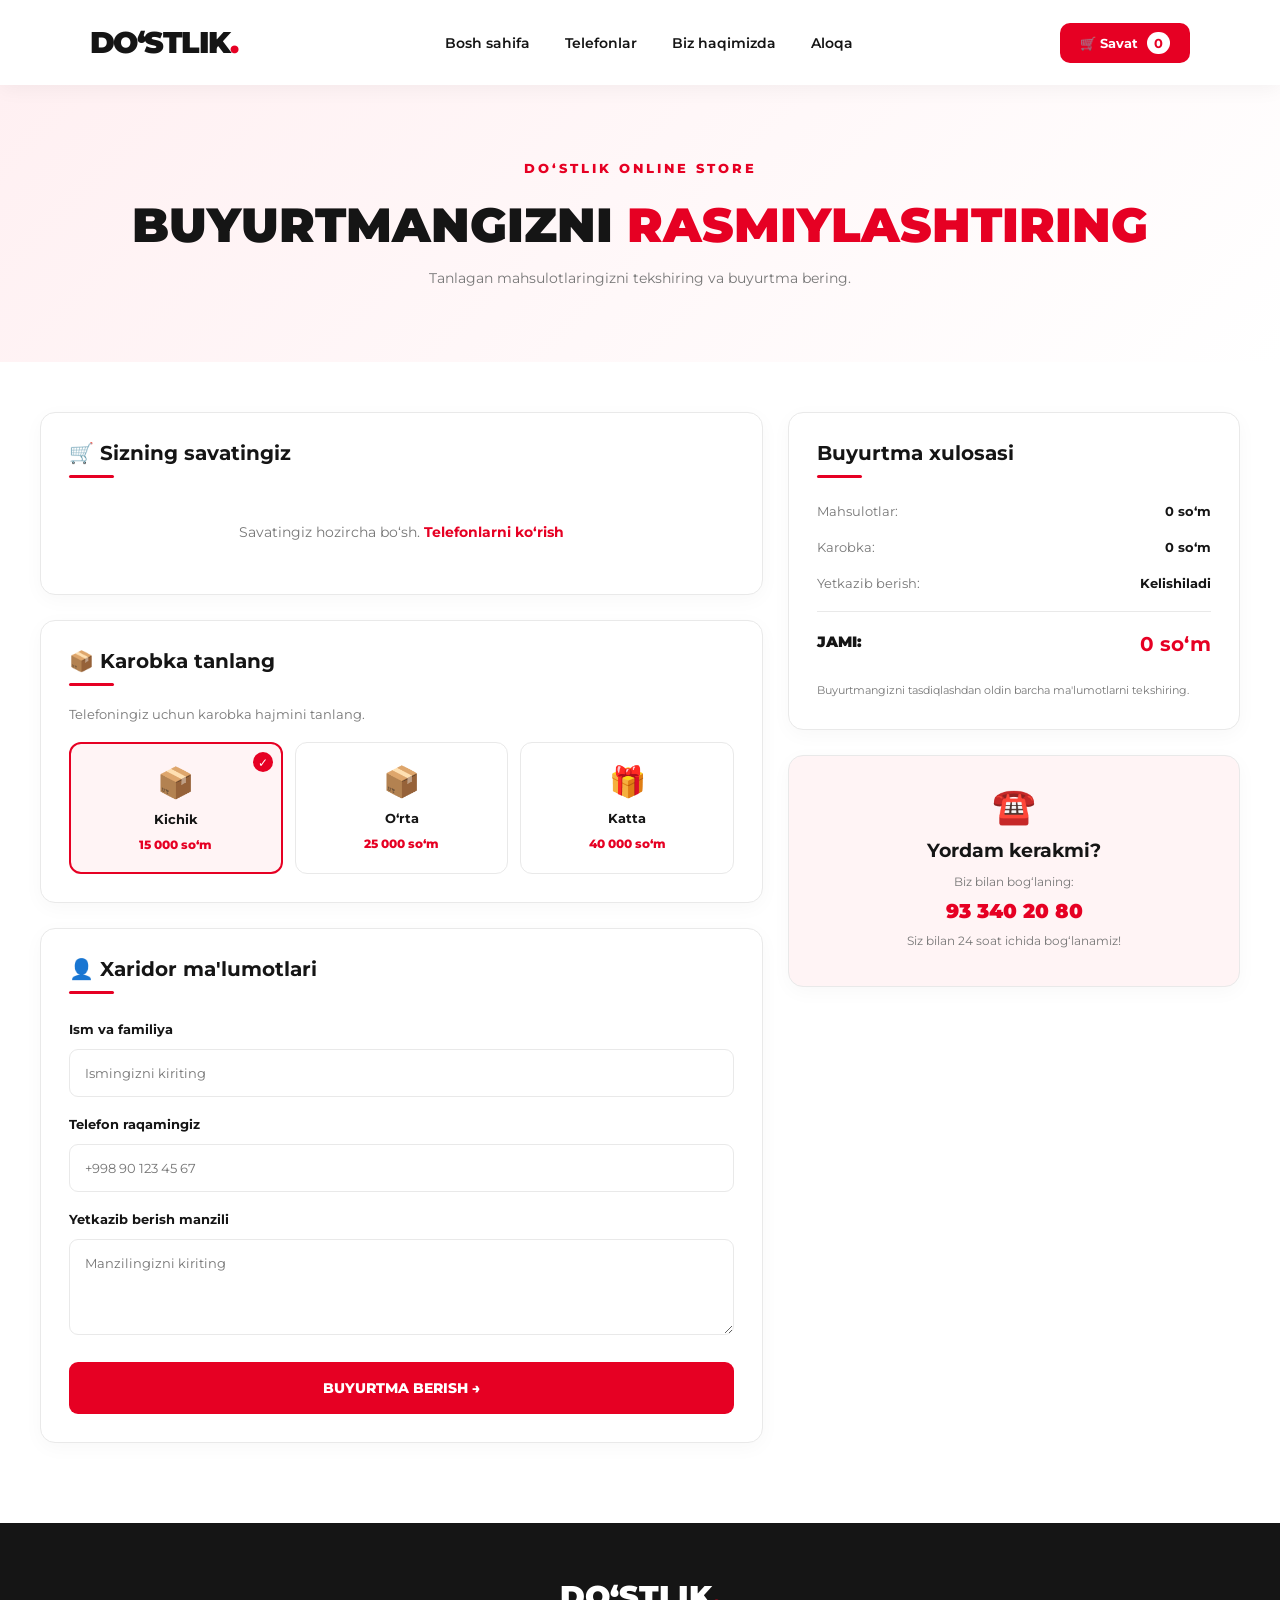
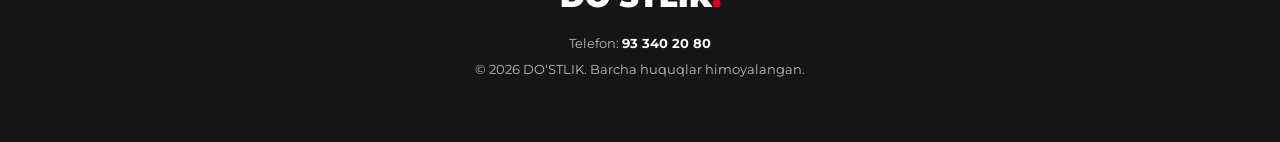
<file: index3.html>
<!DOCTYPE html>
<html lang="uz">
<head>
    <meta charset="UTF-8">
    <meta name="viewport" content="width=device-width, initial-scale=1.0">

    <title>Buyurtma | DO‘STLIK</title>

    <link rel="stylesheet" href="style.css">
    <link rel="stylesheet" href="style2.css">
</head>

<body>

<header class="header">

    <a href="index.html" class="logo">
        DO‘STLIK<span>.</span>
    </a>

    <nav class="navbar">
        <a href="index.html">Bosh sahifa</a>
        <a href="index2.html">Telefonlar</a>
        <a href="index.html#about">Biz haqimizda</a>
        <a href="index.html#contact">Aloqa</a>
    </nav>

    <a href="index3.html" class="cart active">
        🛒 Savat <span id="cart-count">0</span>
    </a>

</header>

<section class="order-hero">

    <p>DO‘STLIK ONLINE STORE</p>

    <h1>BUYURTMANGIZNI <span>RASMIYLASHTIRING</span></h1>

    <p>Tanlagan mahsulotlaringizni tekshiring va buyurtma bering.</p>

</section>

<main class="checkout-container">

    <div class="checkout-left">

        <div class="checkout-card">

            <h2>🛒 Sizning savatingiz</h2>

            <div id="cart-items">

                <p class="empty-cart">
                    Savatingiz hozircha bo‘sh.
                    <a href="index2.html">Telefonlarni ko‘rish</a>
                </p>

            </div>

        </div>

        <div class="checkout-card">

            <h2>📦 Karobka tanlang</h2>

            <p class="box-description">
                Telefoningiz uchun karobka hajmini tanlang.
            </p>

            <div class="box-options">

                <label class="box-option">

                    <input
                        type="radio"
                        name="box"
                        value="small"
                        checked
                    >

                    <div class="box-content">
                        <span class="box-icon">📦</span>
                        <h3>Kichik</h3>
                        <p>15 000 so‘m</p>
                    </div>

                </label>

                <label class="box-option">

                    <input
                        type="radio"
                        name="box"
                        value="medium"
                    >

                    <div class="box-content">
                        <span class="box-icon">📦</span>
                        <h3>O‘rta</h3>
                        <p>25 000 so‘m</p>
                    </div>

                </label>

                <label class="box-option">

                    <input
                        type="radio"
                        name="box"
                        value="large"
                    >

                    <div class="box-content">
                        <span class="box-icon">🎁</span>
                        <h3>Katta</h3>
                        <p>40 000 so‘m</p>
                    </div>

                </label>

            </div>

        </div>

        <div class="checkout-card">

            <h2>👤 Xaridor ma'lumotlari</h2>

            <form id="order-form">

                <label for="customer-name">Ism va familiya</label>

                <input
                    type="text"
                    id="customer-name"
                    placeholder="Ismingizni kiriting"
                    required
                >

                <label for="customer-phone">Telefon raqamingiz</label>

                <input
                    type="tel"
                    id="customer-phone"
                    placeholder="+998 90 123 45 67"
                    pattern="^\+?[0-9\s()-]{9,20}$"
                    required
                >

                <label for="customer-address">Yetkazib berish manzili</label>

                <textarea
                    id="customer-address"
                    placeholder="Manzilingizni kiriting"
                    rows="4"
                    required
                ></textarea>

                <button type="submit" class="order-btn" id="order-button">
                    BUYURTMA BERISH →
                </button>

            </form>

        </div>

    </div>

    <aside class="checkout-right">

        <div class="checkout-card summary-card">

            <h2>Buyurtma xulosasi</h2>

            <div class="summary-line">
                <span>Mahsulotlar:</span>
                <strong id="products-total">0 so‘m</strong>
            </div>

            <div class="summary-line">
                <span>Karobka:</span>
                <strong id="box-total">15 000 so‘m</strong>
            </div>

            <div class="summary-line">
                <span>Yetkazib berish:</span>
                <strong id="delivery-total">Kelishiladi</strong>
            </div>

            <div class="summary-divider"></div>

            <div class="summary-final">
                <span>JAMI:</span>
                <strong id="grand-total">15 000 so‘m</strong>
            </div>

            <p class="summary-note">
                Buyurtmangizni tasdiqlashdan oldin
                barcha ma'lumotlarni tekshiring.
            </p>

        </div>

        <div class="checkout-card support-card">

            <span>☎️</span>

            <h3>Yordam kerakmi?</h3>

            <p>Biz bilan bog‘laning:</p>

            <a href="tel:+998933402080">
                93 340 20 80
            </a>

            <p>Siz bilan 24 soat ichida bog‘lanamiz!</p>

        </div>

    </aside>

</main>

<!-- BUYURTMA MUVAFFAQIYATLI OYNA -->

<div class="success-overlay" id="success-modal">

    <div class="success-box">

        <div class="success-icon">✓</div>

        <h2>BUYURTMANGIZ QABUL QILINDI!</h2>

        <p>
            Bizga murojaat qilganingiz uchun rahmat!
        </p>

        <div class="success-details">

            <p>Buyurtma summasi:</p>

            <h2 id="success-total">0 so‘m</h2>

        </div>

        <p class="success-phone">
            Telefon:
            <a href="tel:+998933402080">
                93 340 20 80
            </a>
        </p>

        <p class="success-message">
            Siz bilan 24 soat ichida bog‘lanamiz!
        </p>

        <a href="index.html" class="success-btn">
            Bosh sahifaga qaytish
        </a>

    </div>

</div>

<footer>

    <h2>DO‘STLIK<span>.</span></h2>

    <p>
        Telefon:
        <a href="tel:+998933402080">93 340 20 80</a>
    </p>

    <p>© 2026 DO‘STLIK. Barcha huquqlar himoyalangan.</p>

</footer>

<script src="app.js"></script>

</body>
</html>
</file>
<file: style.css>
/* ==============================
   DO'STLIK - MAIN STYLE
============================== */

@import url('https://fonts.googleapis.com/css2?family=Montserrat:wght@400;500;600;700;800;900&display=swap');

* {
    margin: 0;
    padding: 0;
    box-sizing: border-box;
}

:root {
    --red: #e60023;
    --dark-red: #bd001d;
    --black: #151515;
    --white: #ffffff;
    --gray: #777777;
    --light: #f6f6f6;
    --border: #e9e9e9;
}

html {
    scroll-behavior: smooth;
}

body {
    font-family: 'Montserrat', sans-serif;
    background: var(--white);
    color: var(--black);
    overflow-x: hidden;
}

a {
    text-decoration: none;
    color: inherit;
}

button,
input,
select,
textarea {
    font-family: inherit;
}

button,
a {
    -webkit-tap-highlight-color: transparent;
}

/* HEADER */

.header {
    width: 100%;
    min-height: 85px;
    padding: 0 7%;
    display: flex;
    align-items: center;
    justify-content: space-between;
    background: #fff;
    position: sticky;
    top: 0;
    z-index: 1000;
    box-shadow: 0 3px 20px rgba(0,0,0,0.05);
}

.logo {
    font-size: 30px;
    font-weight: 900;
    letter-spacing: -1.5px;
}

.logo span,
footer h2 span {
    color: var(--red);
}

.navbar {
    display: flex;
    align-items: center;
    gap: 35px;
}

.navbar a {
    font-size: 14px;
    font-weight: 600;
    transition: 0.3s;
}

.navbar a:hover,
.navbar a.active {
    color: var(--red);
}

.cart {
    padding: 12px 20px;
    border-radius: 10px;
    background: var(--red);
    color: white;
    font-size: 13px;
    font-weight: 700;
    transition: 0.3s;
}

.cart:hover {
    background: var(--dark-red);
    transform: translateY(-2px);
}

#cart-count {
    background: white;
    color: var(--red);
    padding: 3px 7px;
    border-radius: 20px;
    margin-left: 5px;
}

/* HERO */

.hero {
    min-height: 570px;
    padding: 70px 9%;
    display: flex;
    align-items: center;
    justify-content: space-between;
    gap: 40px;
    background: linear-gradient(120deg, #fff 60%, #fff0f2);
}

.hero-content {
    max-width: 570px;
}

.subtitle,
.catalog-hero p:first-child,
.order-hero p:first-child {
    color: var(--red);
    font-size: 13px;
    font-weight: 800;
    letter-spacing: 3px;
    margin-bottom: 20px;
}

.hero h1 {
    font-size: clamp(38px, 5vw, 65px);
    line-height: 1.15;
    font-weight: 900;
    margin-bottom: 20px;
}

.hero h1 span,
.catalog-hero h1 span,
.order-hero h1 span {
    color: var(--red);
}

.hero-content > p:not(.subtitle) {
    color: var(--gray);
    font-size: 15px;
    line-height: 1.9;
    margin-bottom: 30px;
}

.hero-image {
    width: 45%;
    display: flex;
    justify-content: center;
}

.hero-image img {
    width: 100%;
    max-width: 480px;
    height: 400px;
    object-fit: contain;
    border-radius: 20px;
    transition: 0.4s;
}

.hero-image img:hover {
    transform: scale(1.04);
}

.main-btn {
    display: inline-block;
    background: var(--red);
    color: white;
    padding: 16px 30px;
    border-radius: 10px;
    font-size: 14px;
    font-weight: 700;
    transition: 0.3s;
}

.main-btn:hover {
    background: var(--dark-red);
    transform: translateY(-4px);
    box-shadow: 0 10px 25px rgba(230,0,35,0.2);
}

/* FEATURES */

.features {
    padding: 65px 8%;
    display: grid;
    grid-template-columns: repeat(3, 1fr);
    gap: 25px;
}

.feature {
    padding: 35px 25px;
    text-align: center;
    border: 1px solid var(--border);
    border-radius: 15px;
    transition: 0.3s;
}

.feature:hover {
    transform: translateY(-7px);
    border-color: var(--red);
    box-shadow: 0 10px 30px rgba(0,0,0,0.06);
}

.feature span {
    font-size: 35px;
}

.feature h3 {
    font-size: 17px;
    margin: 15px 0 10px;
}

.feature p {
    font-size: 13px;
    color: var(--gray);
}

/* PRODUCTS */

.products-section,
.catalog {
    padding: 70px 7%;
}

.section-title {
    text-align: center;
    margin-bottom: 45px;
}

.section-title p {
    color: var(--red);
    font-weight: 800;
    font-size: 12px;
    letter-spacing: 3px;
    margin-bottom: 12px;
}

.section-title h2,
.catalog-top h2 {
    font-size: 30px;
    font-weight: 800;
}

.products-grid {
    display: grid;
    grid-template-columns: repeat(4, minmax(0, 1fr));
    gap: 25px;
}

.product-card {
    background: white;
    border: 1px solid var(--border);
    border-radius: 15px;
    overflow: hidden;
    transition: 0.3s;
}

.product-card:hover {
    transform: translateY(-7px);
    box-shadow: 0 12px 35px rgba(0,0,0,0.09);
    border-color: #ffd2d9;
}

.product-image {
    height: 230px;
    background: #f8f8f8;
    display: flex;
    align-items: center;
    justify-content: center;
    overflow: hidden;
}

.product-image img {
    width: 85%;
    height: 85%;
    object-fit: contain;
    transition: 0.4s;
}

.product-card:hover .product-image img {
    transform: scale(1.07);
}

.product-info {
    padding: 20px;
}

.product-info h3 {
    font-size: 16px;
    font-weight: 800;
    margin-bottom: 10px;
}

.product-info p {
    font-size: 12px;
    color: var(--gray);
    margin-bottom: 12px;
}

.product-price {
    display: block;
    color: var(--red);
    font-size: 19px;
    font-weight: 900;
    margin-bottom: 15px;
}

.product-buttons {
    display: flex;
    flex-direction: column;
    gap: 9px;
}

.product-buttons button {
    border: none;
    padding: 12px;
    border-radius: 8px;
    cursor: pointer;
    font-size: 12px;
    font-weight: 700;
    transition: 0.3s;
}

.buy-btn {
    background: var(--red);
    color: white;
}

.buy-btn:hover {
    background: var(--dark-red);
}

.details-btn {
    background: #f1f1f1;
    color: var(--black);
}

.details-btn:hover {
    background: #e5e5e5;
}

.center {
    text-align: center;
    margin-top: 40px;
}

/* ABOUT */

.about {
    padding: 80px 15%;
    text-align: center;
    background: #fff3f4;
}

.about h2 {
    font-size: 32px;
    margin-bottom: 20px;
}

.about p {
    max-width: 750px;
    margin: auto;
    font-size: 14px;
    color: var(--gray);
    line-height: 2;
}

/* CATALOG HERO */

.catalog-hero,
.order-hero {
    padding: 75px 20px;
    text-align: center;
    background: linear-gradient(135deg, #fff0f2, #fff);
}

.catalog-hero h1,
.order-hero h1 {
    font-size: clamp(30px, 5vw, 48px);
    font-weight: 900;
    margin-bottom: 15px;
}

.catalog-hero > p:last-child,
.order-hero > p:last-child {
    color: var(--gray);
    font-size: 14px;
}

/* CATALOG FILTERS */

.catalog-top {
    display: flex;
    align-items: center;
    justify-content: space-between;
    margin-bottom: 30px;
    gap: 15px;
}

.catalog-top p {
    color: var(--gray);
    font-size: 13px;
    margin-top: 8px;
}

#product-count {
    background: #fff0f2;
    color: var(--red);
    padding: 12px 17px;
    border-radius: 8px;
    font-size: 13px;
    font-weight: 700;
}

.filters {
    display: flex;
    gap: 15px;
    margin-bottom: 35px;
}

.filters input,
.filters select {
    height: 50px;
    padding: 0 15px;
    border: 1px solid var(--border);
    border-radius: 9px;
    outline: none;
    background: white;
    font-size: 13px;
}

.filters input {
    flex: 1;
    min-width: 150px;
}

.filters select {
    min-width: 170px;
}

.filters input:focus,
.filters select:focus {
    border-color: var(--red);
}

/* CONTACT BANNER */

.contact-banner {
    background: var(--red);
    color: white;
    text-align: center;
    padding: 60px 20px;
}

.contact-banner h2 {
    font-size: 27px;
    margin-bottom: 15px;
}

.contact-banner p {
    margin-bottom: 20px;
    font-size: 14px;
}

.contact-banner a {
    display: inline-block;
    border: 2px solid white;
    padding: 13px 30px;
    border-radius: 8px;
    font-weight: 800;
}

/* CHECKOUT */

.checkout-container {
    max-width: 1250px;
    padding: 50px 25px 80px;
    margin: auto;
    display: grid;
    grid-template-columns: 1.6fr 1fr;
    gap: 25px;
    align-items: start;
}

.checkout-left,
.checkout-right {
    display: flex;
    flex-direction: column;
    gap: 25px;
}

.checkout-card {
    padding: 28px;
    background: white;
    border: 1px solid var(--border);
    border-radius: 15px;
    box-shadow: 0 5px 20px rgba(0,0,0,0.03);
}

.checkout-card h2 {
    font-size: 20px;
    margin-bottom: 20px;
}

.empty-cart {
    text-align: center;
    padding: 25px 0;
    color: var(--gray);
    font-size: 14px;
}

.empty-cart a {
    color: var(--red);
    font-weight: 700;
}

/* BOX OPTIONS */

.box-description {
    color: var(--gray);
    font-size: 13px;
    margin-bottom: 20px;
}

.box-options {
    display: grid;
    grid-template-columns: repeat(3, 1fr);
    gap: 12px;
}

.box-option {
    cursor: pointer;
}

.box-option input {
    position: absolute;
    opacity: 0;
}

.box-content {
    text-align: center;
    padding: 20px 8px;
    border: 1px solid var(--border);
    border-radius: 12px;
    transition: 0.3s;
}

.box-option input:checked + .box-content {
    border: 2px solid var(--red);
    background: #fff4f5;
}

.box-icon {
    font-size: 30px;
}

.box-content h3 {
    font-size: 13px;
    margin: 10px 0;
}

.box-content p {
    color: var(--red);
    font-size: 12px;
    font-weight: 800;
}

/* FORM */

#order-form {
    display: flex;
    flex-direction: column;
    gap: 12px;
}

#order-form label {
    font-size: 13px;
    font-weight: 700;
    margin-top: 7px;
}

#order-form input,
#order-form textarea {
    width: 100%;
    padding: 15px;
    border: 1px solid var(--border);
    border-radius: 9px;
    font-size: 13px;
    outline: none;
    resize: vertical;
}

#order-form input:focus,
#order-form textarea:focus {
    border-color: var(--red);
}

.order-btn {
    background: var(--red);
    color: white;
    border: none;
    border-radius: 9px;
    padding: 17px;
    font-size: 14px;
    font-weight: 800;
    cursor: pointer;
    margin-top: 15px;
    transition: 0.3s;
}

.order-btn:hover {
    background: var(--dark-red);
    transform: translateY(-2px);
}

/* SUMMARY */

.summary-card h2 {
    margin-bottom: 25px;
}

.summary-line {
    display: flex;
    justify-content: space-between;
    gap: 10px;
    margin-bottom: 20px;
    font-size: 13px;
}

.summary-line span {
    color: var(--gray);
}

.summary-line strong {
    text-align: right;
}

.summary-divider {
    height: 1px;
    background: var(--border);
    margin: 20px 0;
}

.summary-final {
    display: flex;
    justify-content: space-between;
    gap: 10px;
    font-size: 15px;
    font-weight: 900;
}

.summary-final strong {
    color: var(--red);
    font-size: 20px;
    text-align: right;
}

.summary-note {
    color: var(--gray);
    font-size: 11px;
    line-height: 1.8;
    margin-top: 25px;
}

/* SUPPORT */

.support-card {
    text-align: center;
    background: #fff4f5;
}

.support-card > span {
    font-size: 35px;
}

.support-card h3 {
    margin: 12px 0;
}

.support-card p {
    color: var(--gray);
    font-size: 12px;
    margin: 10px 0;
}

.support-card a {
    color: var(--red);
    font-size: 20px;
    font-weight: 900;
}

/* SUCCESS MODAL */

.success-overlay {
    position: fixed;
    inset: 0;
    background: rgba(0,0,0,0.7);
    display: none;
    justify-content: center;
    align-items: center;
    padding: 20px;
    z-index: 2000;
}

.success-overlay.show {
    display: flex;
}

.success-box {
    width: 100%;
    max-width: 450px;
    padding: 40px 30px;
    border-radius: 20px;
    background: white;
    text-align: center;
    animation: popup 0.35s ease;
}

@keyframes popup {
    from {
        opacity: 0;
        transform: scale(0.85);
    }
    to {
        opacity: 1;
        transform: scale(1);
    }
}

.success-icon {
    width: 65px;
    height: 65px;
    border-radius: 50%;
    display: flex;
    justify-content: center;
    align-items: center;
    background: #e6f9ed;
    color: #19a653;
    font-size: 35px;
    margin: 0 auto 20px;
}

.success-box h2 {
    font-size: 21px;
    margin-bottom: 15px;
}

.success-box > p {
    font-size: 13px;
    color: var(--gray);
    line-height: 1.8;
}

.success-details {
    background: #fff2f4;
    padding: 20px;
    border-radius: 10px;
    margin: 20px 0;
}

.success-details p {
    font-size: 12px;
    color: var(--gray);
}

.success-details h2 {
    color: var(--red);
    margin: 10px 0 0;
}

.success-phone a {
    color: var(--red);
    font-weight: 900;
}

.success-message {
    margin: 15px 0;
}

.success-btn {
    display: inline-block;
    background: var(--red);
    color: white;
    padding: 14px 25px;
    border-radius: 9px;
    font-size: 13px;
    font-weight: 700;
    margin-top: 15px;
}

/* FOOTER */

footer {
    background: #151515;
    color: white;
    padding: 55px 20px;
    text-align: center;
}

footer h2 {
    font-size: 30px;
    font-weight: 900;
    margin-bottom: 20px;
}

footer p {
    font-size: 13px;
    color: #bcbcbc;
    margin: 10px 0;
}

footer a {
    color: white;
    font-weight: 700;
}

.copyright {
    margin-top: 30px;
    font-size: 11px;
    color: #777;
}

/* LOADING */

.loading {
    grid-column: 1 / -1;
    text-align: center;
    padding: 40px;
    color: var(--gray);
}

/* RESPONSIVE */

@media (max-width: 1000px) {

    .header {
        padding: 0 4%;
    }

    .navbar {
        gap: 18px;
    }

    .products-grid {
        grid-template-columns: repeat(3, minmax(0, 1fr));
    }

    .checkout-container {
        grid-template-columns: 1.3fr 1fr;
    }

}

@media (max-width: 750px) {

    .header {
        min-height: 75px;
        flex-wrap: wrap;
        gap: 12px;
        padding: 15px 5%;
    }

    .logo {
        font-size: 25px;
    }

    .navbar {
        order: 3;
        width: 100%;
        justify-content: center;
        gap: 17px;
        flex-wrap: wrap;
    }

    .navbar a {
        font-size: 11px;
    }

    .cart {
        padding: 10px 13px;
        font-size: 11px;
    }

    .hero {
        padding: 55px 7%;
        flex-direction: column;
        text-align: center;
    }

    .hero-image {
        width: 100%;
    }

    .hero-image img {
        height: 280px;
    }

    .features {
        grid-template-columns: 1fr;
        padding: 40px 7%;
    }

    .products-grid {
        grid-template-columns: repeat(2, minmax(0, 1fr));
        gap: 13px;
    }

    .products-section,
    .catalog {
        padding: 45px 5%;
    }

    .product-image {
        height: 170px;
    }

    .product-info {
        padding: 13px;
    }

    .product-info h3 {
        font-size: 13px;
    }

    .product-price {
        font-size: 15px;
    }

    .product-buttons button {
        font-size: 10px;
        padding: 11px 5px;
    }

    .filters {
        flex-direction: column;
    }

    .filters input,
    .filters select {
        width: 100%;
    }

    .checkout-container {
        grid-template-columns: 1fr;
        padding: 30px 5%;
    }

    .checkout-card {
        padding: 20px;
    }

    .about {
        padding: 55px 8%;
    }

    .catalog-top h2 {
        font-size: 22px;
    }

}

@media (max-width: 400px) {

    .navbar {
        gap: 11px;
    }

    .navbar a {
        font-size: 10px;
    }

    .products-grid {
        gap: 9px;
    }

    .product-image {
        height: 140px;
    }

    .box-options {
        gap: 7px;
    }

    .box-content {
        padding: 15px 4px;
    }

    .box-content h3 {
        font-size: 11px;
    }

    .box-content p {
        font-size: 10px;
    }

    .catalog-top {
        align-items: flex-start;
        flex-direction: column;
    }

}
</file>
<file: style2.css>
/* ==================================
   DO'STLIK - ADDITIONAL STYLE
================================== */

/* GLOBAL EFFECTS */

::selection {
    background: #e60023;
    color: white;
}

button {
    cursor: pointer;
}

img {
    max-width: 100%;
}

/* HEADER EFFECT */

.header {
    backdrop-filter: blur(15px);
    -webkit-backdrop-filter: blur(15px);
}

.logo {
    transition: 0.3s;
}

.logo:hover {
    color: #e60023;
    transform: scale(1.04);
}

.navbar a {
    position: relative;
}

.navbar a::after {
    content: "";
    position: absolute;
    width: 0;
    height: 2px;
    background: #e60023;
    bottom: -7px;
    left: 0;
    transition: 0.3s;
}

.navbar a:hover::after,
.navbar a.active::after {
    width: 100%;
}

/* HERO EFFECT */

.hero {
    position: relative;
    overflow: hidden;
}

.hero::before {
    content: "";
    position: absolute;
    width: 350px;
    height: 350px;
    border-radius: 50%;
    background: rgba(230,0,35,0.045);
    top: -150px;
    right: -100px;
}

.hero-content,
.hero-image {
    position: relative;
    z-index: 1;
}

.hero h1 {
    letter-spacing: -2px;
}

.hero-image img {
    filter: drop-shadow(0 20px 25px rgba(0,0,0,0.12));
}

/* PRODUCT CARDS */

.product-card {
    position: relative;
    isolation: isolate;
}

.product-image {
    position: relative;
}

.product-image img {
    mix-blend-mode: multiply;
}

.product-info {
    background: white;
}

.product-info h3 {
    min-height: 38px;
    line-height: 1.5;
}

.product-price {
    letter-spacing: -0.5px;
}

.product-card:hover {
    box-shadow: 0 15px 35px rgba(230,0,35,0.10);
}

/* PRODUCT BADGE */

.product-badge {
    position: absolute;
    top: 13px;
    left: 13px;
    z-index: 2;
    background: #e60023;
    color: white;
    padding: 7px 12px;
    border-radius: 6px;
    font-size: 10px;
    font-weight: 800;
}

/* PRODUCT DETAILS */

.product-details {
    padding: 15px 20px;
    background: #fafafa;
    border-top: 1px solid #eee;
}

.product-details p {
    font-size: 12px;
    color: #666;
    line-height: 1.8;
}

/* PHONE VARIANTS */

.variant-select {
    width: 100%;
    padding: 12px;
    margin: 10px 0;
    border: 1px solid #e5e5e5;
    border-radius: 8px;
    outline: none;
    background: white;
    font-size: 13px;
}

.variant-select:focus {
    border-color: #e60023;
}

.variant-buttons {
    display: flex;
    flex-wrap: wrap;
    gap: 8px;
    margin: 15px 0;
}

.variant-buttons button {
    padding: 10px 15px;
    border: 1px solid #ddd;
    background: white;
    border-radius: 7px;
    font-size: 12px;
    font-weight: 700;
}

.variant-buttons button.selected {
    background: #e60023;
    color: white;
    border-color: #e60023;
}

/* CART ITEMS */

.cart-item {
    display: flex;
    align-items: center;
    gap: 18px;
    padding: 18px 0;
    border-bottom: 1px solid #eee;
}

.cart-item img {
    width: 90px;
    height: 100px;
    object-fit: contain;
    background: #f7f7f7;
    border-radius: 10px;
}

.cart-item-info {
    flex: 1;
    min-width: 0;
}

.cart-item-info h3 {
    font-size: 14px;
    margin-bottom: 8px;
}

.cart-item-info p {
    font-size: 12px;
    color: #777;
    margin: 5px 0;
}

.cart-item-price {
    color: #e60023;
    font-weight: 800;
    font-size: 14px;
}

.quantity-control {
    display: flex;
    align-items: center;
    gap: 10px;
    margin-top: 12px;
}

.quantity-control button {
    width: 30px;
    height: 30px;
    border: none;
    background: #f1f1f1;
    border-radius: 6px;
    font-weight: 800;
}

.quantity-control button:hover {
    background: #e60023;
    color: white;
}

.quantity-control span {
    font-size: 13px;
    font-weight: 800;
}

.remove-item {
    background: #fff0f2;
    color: #e60023;
    border: none;
    padding: 9px 12px;
    border-radius: 7px;
    font-size: 11px;
    font-weight: 700;
}

.remove-item:hover {
    background: #e60023;
    color: white;
}

/* BOX SELECTION */

.box-option {
    display: block;
}

.box-content {
    height: 100%;
    position: relative;
}

.box-content:hover {
    border-color: #e60023;
    transform: translateY(-3px);
}

.box-option input:checked + .box-content::after {
    content: "✓";
    position: absolute;
    top: 8px;
    right: 8px;
    width: 20px;
    height: 20px;
    background: #e60023;
    color: white;
    border-radius: 50%;
    font-size: 12px;
    display: flex;
    align-items: center;
    justify-content: center;
}

/* SEARCH */

.filters input {
    transition: 0.3s;
}

.filters input:focus {
    box-shadow: 0 0 0 4px rgba(230,0,35,0.07);
}

.filters select {
    cursor: pointer;
    transition: 0.3s;
}

.filters select:hover {
    border-color: #e60023;
}

/* BUTTON EFFECTS */

.main-btn,
.buy-btn,
.order-btn,
.success-btn {
    position: relative;
    overflow: hidden;
}

.main-btn:active,
.buy-btn:active,
.order-btn:active,
.success-btn:active {
    transform: scale(0.97);
}

/* FEATURES */

.feature {
    background: white;
}

.feature span {
    display: inline-block;
    transition: 0.3s;
}

.feature:hover span {
    transform: scale(1.2) rotate(-5deg);
}

/* CHECKOUT */

.checkout-card {
    transition: 0.3s;
}

.checkout-card h2 {
    position: relative;
}

.checkout-card h2::after {
    content: "";
    display: block;
    width: 45px;
    height: 3px;
    background: #e60023;
    margin-top: 10px;
    border-radius: 5px;
}

/* INPUT EFFECTS */

#order-form input,
#order-form textarea {
    transition: 0.3s;
    background: #fff;
}

#order-form input:focus,
#order-form textarea:focus {
    box-shadow: 0 0 0 4px rgba(230,0,35,0.07);
}

/* ORDER SUCCESS */

.success-box {
    border-top: 5px solid #e60023;
}

.success-icon {
    animation: success-pop 0.5s ease;
}

@keyframes success-pop {
    0% {
        transform: scale(0);
    }

    70% {
        transform: scale(1.2);
    }

    100% {
        transform: scale(1);
    }
}

/* EMPTY PRODUCT MESSAGE */

.no-products {
    grid-column: 1 / -1;
    text-align: center;
    padding: 50px 20px;
    background: #fafafa;
    border-radius: 12px;
}

.no-products h3 {
    font-size: 20px;
    margin-bottom: 10px;
}

.no-products p {
    font-size: 13px;
    color: #777;
}

/* SCROLLBAR */

::-webkit-scrollbar {
    width: 9px;
}

::-webkit-scrollbar-track {
    background: #f5f5f5;
}

::-webkit-scrollbar-thumb {
    background: #e60023;
    border-radius: 10px;
}

::-webkit-scrollbar-thumb:hover {
    background: #bd001d;
}

/* MOBILE */

@media (max-width: 750px) {

    .hero h1 {
        letter-spacing: -1px;
    }

    .product-info h3 {
        min-height: 35px;
        font-size: 12px;
    }

    .cart-item {
        flex-wrap: wrap;
        gap: 12px;
    }

    .cart-item img {
        width: 75px;
        height: 85px;
    }

    .cart-item-info {
        flex: 1;
    }

    .remove-item {
        width: 100%;
    }

    .product-details {
        padding: 12px;
    }

    .success-box {
        padding: 30px 20px;
    }

}

@media (max-width: 400px) {

    .product-badge {
        font-size: 9px;
        padding: 5px 8px;
    }

    .variant-buttons button {
        padding: 8px 10px;
        font-size: 10px;
    }

    .cart-item-info h3 {
        font-size: 12px;
    }

}
</file>
